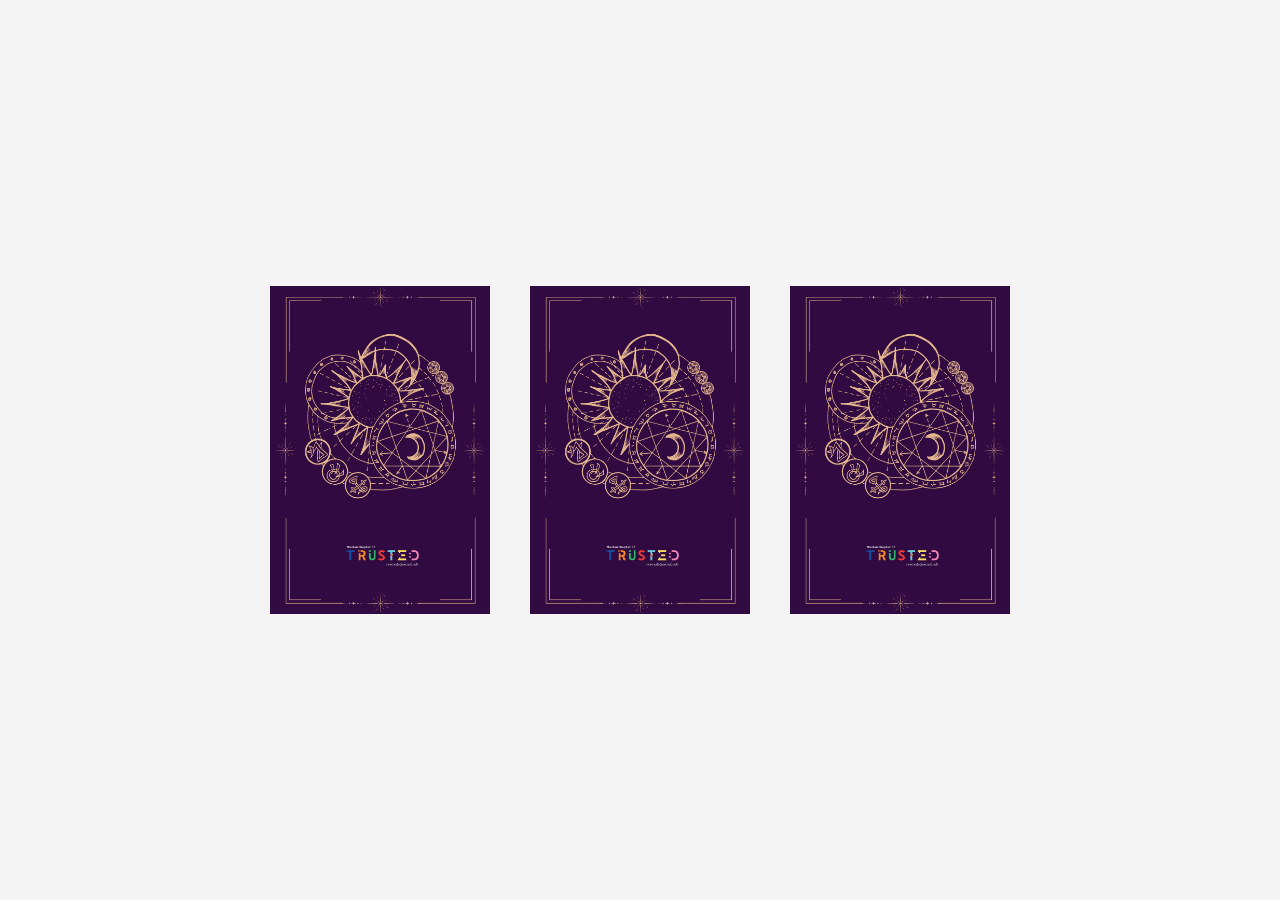
<file: Fortune-card/index.html>
<!DOCTYPE html>
<html lang="th">

<head>
    <meta charset="UTF-8">
    <meta name="viewport" content="width=device-width, initial-scale=1.0">

    <title>Fortune Card</title>

    <link rel="stylesheet" href="css/style.css">

</head>


<body>


    <!-- การ์ดด้านหลัง 3 ใบ -->
    <div class="cards">

        <img class="choose-card" src="image/back.png">

        <img class="choose-card" src="image/back.png">

        <img class="choose-card" src="image/back.png">

    </div>



    <!-- ผลลัพธ์ -->
    <div id="result">

        <img id="characterCard">

        <img id="textCard">

    </div>



<script src="js/script.js"></script>

</body>

</html>
</file>
<file: Fortune-card/css/style.css>
*{
    margin:0;
    padding:0;
    box-sizing:border-box;
}


body{

    width:100%;
    height:100vh;

    display:flex;

    justify-content:center;
    align-items:center;

    background:#f4f4f4;

}



/* หน้าเลือก */

.cards{

    display:flex;

    gap:40px;

}


.choose-card{

    width:220px;

    cursor:pointer;

    transition:.3s;

}


.choose-card:hover{

    transform:scale(1.08);

}



/* หน้าผลลัพธ์ */

#result{

    display:none;

    justify-content:center;

    align-items:center;

    gap:50px;

}



#characterCard,
#textCard{

    width:320px;

    max-height:600px;

    object-fit:contain;

}
</file>
